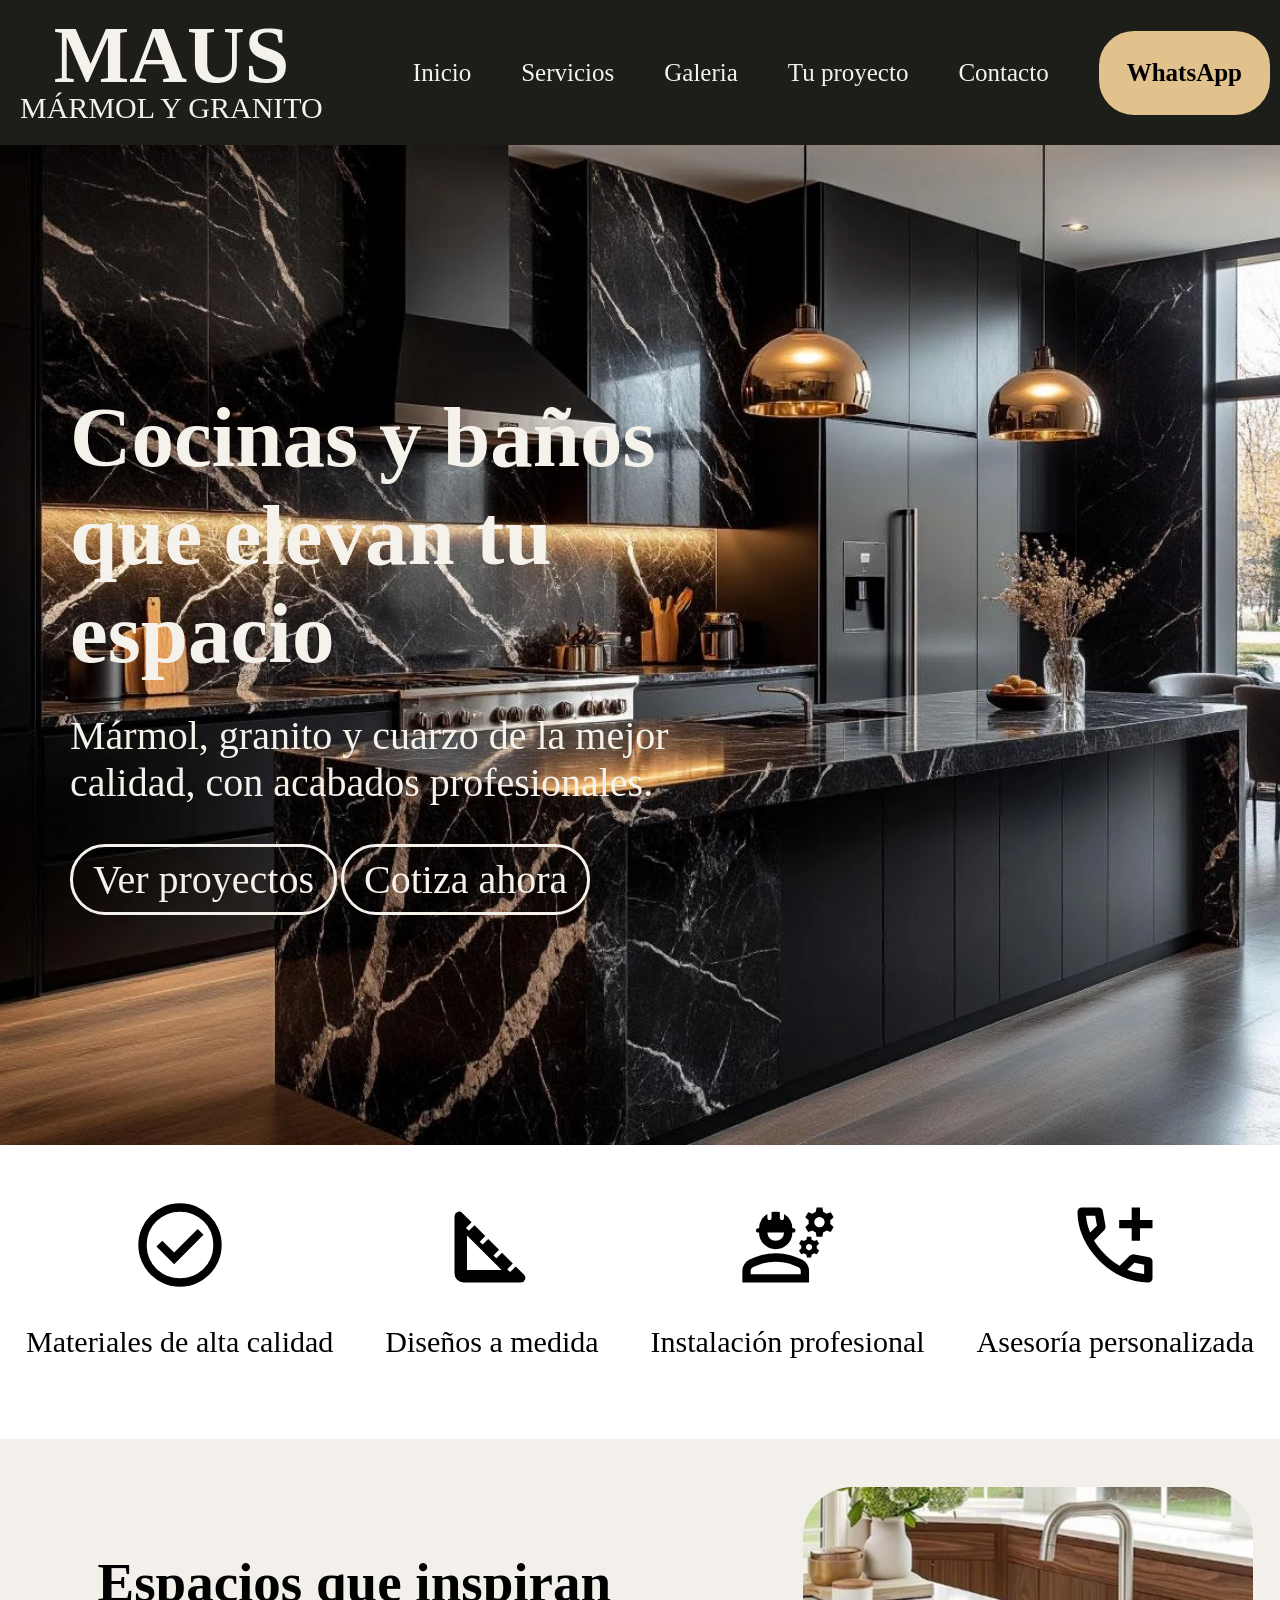
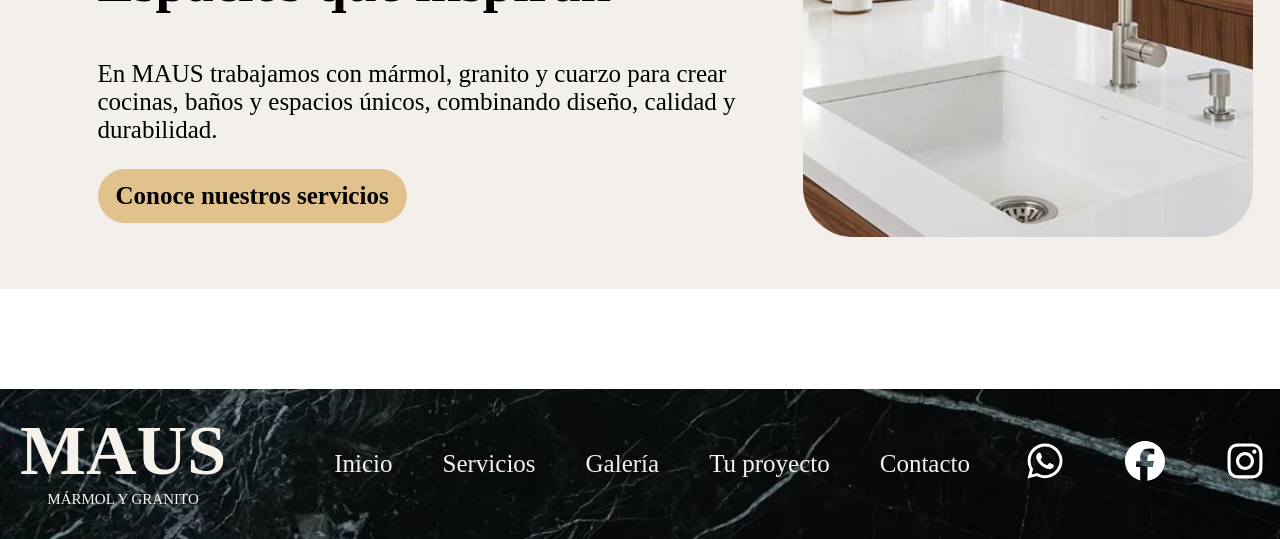
<file: index.html>
<!DOCTYPE html>
<html lang="es">

<head>
    <meta charset="UTF-8">
    <meta name="viewport" content="width=device-width, initial-scale=1.0">
    <title>Mapus</title>

    <link href="style.css" rel="stylesheet">
</head>

<body>
    <header>
        <div class="eslogan">
            <h1>MAUS</h1>
            <p>MÁRMOL Y GRANITO</p>
        </div>
        <div class="opcioneshead">
            <a href="index.html">Inicio</a>
            <a href="servicios.html">Servicios</a>
            <a href="galerias.html">Galeria</a>
            <a href="tuProyecto.html">Tu proyecto</a>
            <a href="contacto.html">Contacto</a>
            <a href="https://wa.me/?text=Que%20tranza%20maus%20a%20cuanto%20el%20ba%C3%B1o%20de%20granito"
                class="botonwhats">WhatsApp</a>
        </div>
    </header>

    <main>
        <section class="presentacion">
            <div class="caja-presentacion">
                <h2>Cocinas y baños que elevan tu espacio</h2>
                <p>Mármol, granito y cuarzo de la mejor calidad, con acabados profesionales.</p>
                <a href="galerias.html" class="boton-ver-proyectos">Ver proyectos</a>
                <a href="cotiza.html" class="boton-cotiza-ahora">Cotiza ahora</a>
            </div>
        </section>

        <section class="beneficios">
            <div class="caja-de-beneficios">
                <div>
                    <img src="iconos/1.svg" alt="">
                    <p>Materiales de alta calidad</p>
                </div>
                <div>
                    <img src="iconos/2.svg" alt="">
                    <p>Diseños a medida</p>
                </div>
                <div>
                    <img src="iconos/3.svg" alt="">
                    <p>Instalación profesional</p>
                </div>
                <div>
                    <img src="iconos/4.svg" alt="">
                    <p>Asesoría personalizada</p>
                </div>
            </div>
        </section>


        <section class="muestra">
            <div class="texto-muestra">
                <h2>Espacios que inspiran</h2>
                <p>En MAUS trabajamos con mármol, granito y cuarzo para crear cocinas, baños y espacios únicos, combinando diseño, calidad y durabilidad.</p>
                <a href="servicios.html" class="boton-conoce-servicios">Conoce nuestros servicios</a>
            </div>

            <div class="img-muestra">
                <img src="imagenes/fregadero.jpg" alt="">
            </div>
        </section>


    </main>

    <footer>
        <div class="footer">
            <h1>MAUS</h1>
            <p>MÁRMOL Y GRANITO</p>
        </div>
        <div class="opcionesfooter">
            <a href="index.html">Inicio</a>
            <a href="servicios.html">Servicios</a>
            <a href="galerias.html">Galería</a>
            <a href="tuProyecto.html">Tu proyecto</a>
            <a href="contacto.html">Contacto</a>
            <a href="https://web.whatsapp.com/"><img src="iconos/9.svg" alt=""></a>
            <a href="https://www.facebook.com/?locale=es_LA"><img src="iconos/10.svg" alt=""></a>
            <a href="https://www.instagram.com/?hl=es"><img src="iconos/11.svg" alt=""></a>
        </div>
    </footer>
</body>

</html>
</file>
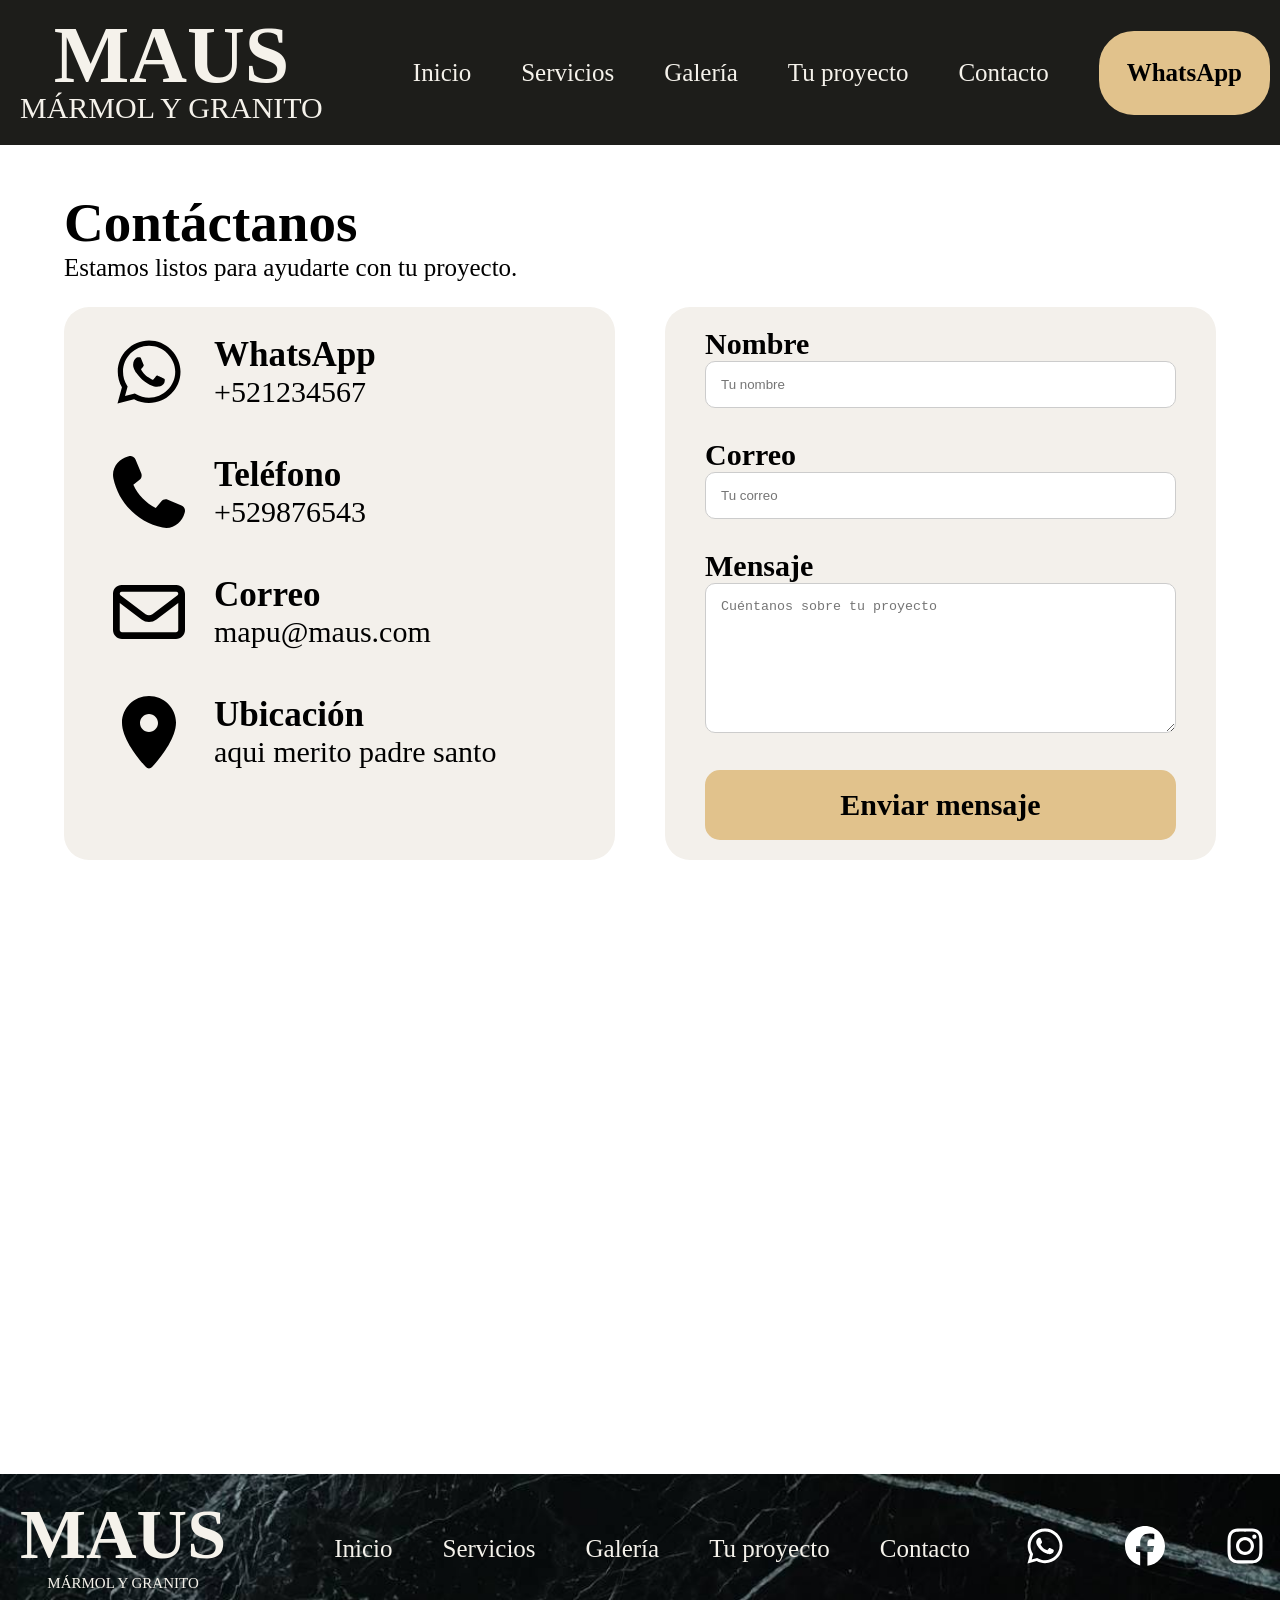
<file: contacto.html>
<!DOCTYPE html>
<html lang="es">

<head>
    <meta charset="UTF-8">
    <meta name="viewport" content="width=device-width, initial-scale=1.0">
    <title>Document</title>

    <link href="style.css" rel="stylesheet">

</head>

<body>
    <header>
        <div class="eslogan">
            <h1>MAUS</h1>
            <p>MÁRMOL Y GRANITO</p>
        </div>
        <div class="opcioneshead">
            <a href="index.html">Inicio</a>
            <a href="servicios.html">Servicios</a>
            <a href="galerias.html">Galería</a>
            <a href="tuProyecto.html">Tu proyecto</a>
            <a href="contacto.html">Contacto</a>
            <a href="https://wa.me/?text=Que%20tranza%20maus%20a%20cuanto%20el%20ba%C3%B1o%20de%20granito"
                class="botonwhats">WhatsApp</a>
        </div>
    </header>

    <main>
        <section class="presentacion-contacto">
            <h2>Contáctanos</h2>
            <p>Estamos listos para ayudarte con tu proyecto.</p>
        </section>
        <section class="contactar">
            <div class="informacion-maus">
                <div class="informacion-maus-contacto">
                    <img src="iconos/5.svg" alt="">
                    <div>
                        <h3>WhatsApp</h3>
                        <p>+521234567</p>
                    </div>
                </div>
                <div class="informacion-maus-contacto">
                    <img src="iconos/6.svg" alt="">
                    <div>
                        <h3>Teléfono</h3>
                        <p>+529876543</p>
                    </div>
                </div>
                <div class="informacion-maus-contacto">
                    <img src="iconos/7.svg" alt="">
                    <div>
                        <h3>Correo</h3>
                        <p>mapu@maus.com</p>
                    </div>
                </div>
                <div class="informacion-maus-contacto">
                    <img src="iconos/8.svg" alt="">
                    <div>
                        <h3>Ubicación</h3>
                        <p>aqui merito padre santo</p>
                    </div>
                </div>

            </div>
            <div class="informacion-cliente">
                <div>
                    <p>Nombre</p>
                    <input type="text" placeholder="Tu nombre">
                </div>
                <div>
                    <p>Correo</p>
                    <input type="text" placeholder="Tu correo">
                </div>
                <div>
                    <p>Mensaje</p>
                    <textarea type="text" rows="7" cols="50" placeholder="Cuéntanos sobre tu proyecto"></textarea>
                </div>
                <div>
                    <a href="">Enviar mensaje</a>
                </div>
            </div>
        </section>

        <section class="mapa">
            <iframe
                src="https://www.google.com/maps/embed?pb=!1m18!1m12!1m3!1d461213.17818548833!2d-101.30986157456915!3d25.430641398960294!2m3!1f0!2f0!3f0!3m2!1i1024!2i768!4f13.1!3m3!1m2!1s0x86880d9078df19ef%3A0xa9519241794730c0!2sSaltillo%2C%20Coah.!5e0!3m2!1ses-419!2smx!4v1791312776659!5m2!1ses-419!2smx"
                width="600" height="450" style="border:0;" allowfullscreen="" loading="lazy"
                referrerpolicy="strict-origin-when-cross-origin"></iframe>
        </section>

    </main>


    <footer>
        <div class="footer">
            <h1>MAUS</h1>
            <p>MÁRMOL Y GRANITO</p>
        </div>
        <div class="opcionesfooter">
            <a href="index.html">Inicio</a>
            <a href="servicios.html">Servicios</a>
            <a href="galerias.html">Galería</a>
            <a href="tuProyecto.html">Tu proyecto</a>
            <a href="contacto.html">Contacto</a>
            <a href="https://web.whatsapp.com/"><img src="iconos/9.svg" alt=""></a>
            <a href="https://www.facebook.com/?locale=es_LA"><img src="iconos/10.svg" alt=""></a>
            <a href="https://www.instagram.com/?hl=es"><img src="iconos/11.svg" alt=""></a>
        </div>
    </footer>

</body>

</html>
</file>
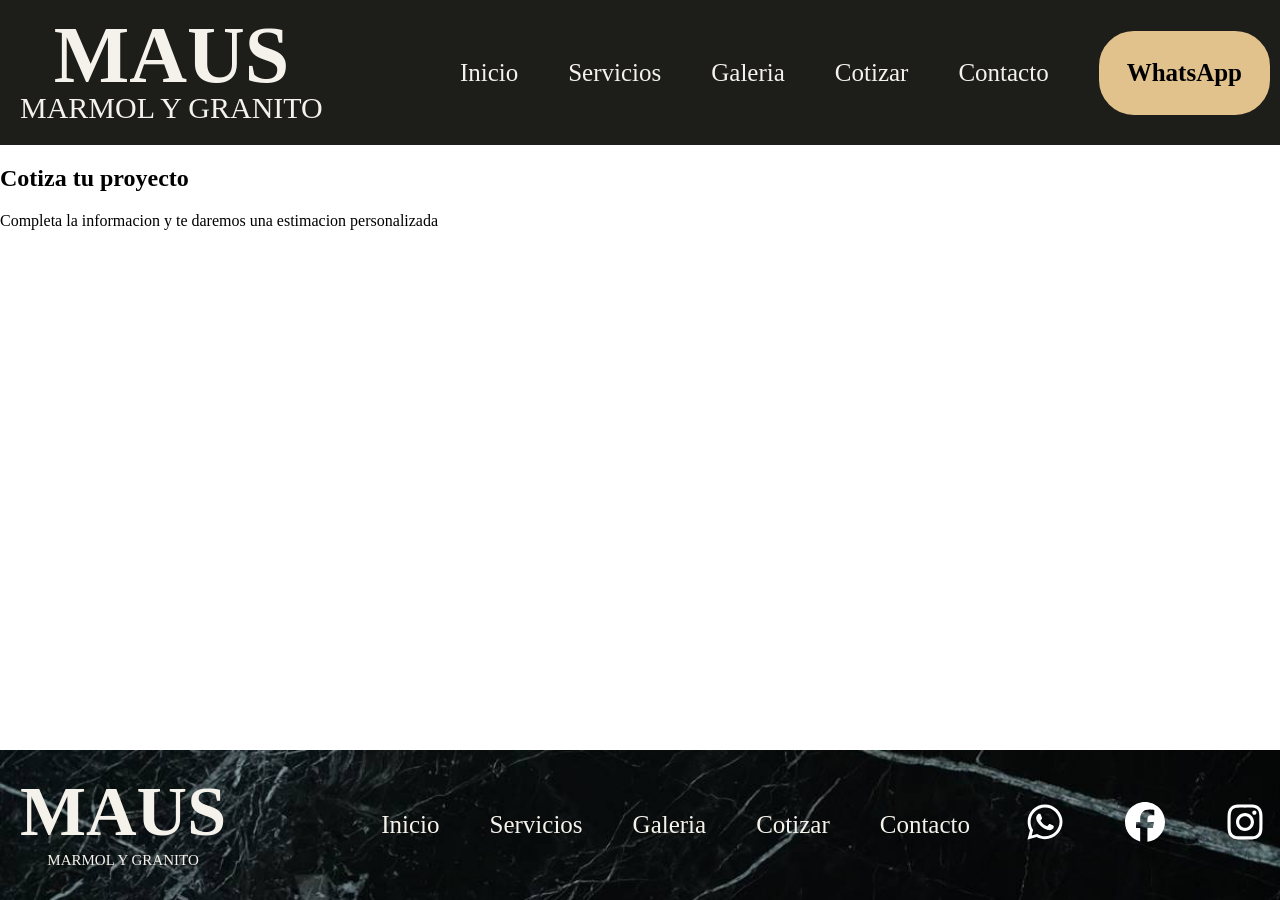
<file: cotiza.html>
<!DOCTYPE html>
<html lang="es">

<head>
    <meta charset="UTF-8">
    <meta name="viewport" content="width=device-width, initial-scale=1.0">
    <title>Document</title>

    <link href="style.css" rel="stylesheet">

</head>

<body>
    <header>
        <div class="eslogan">
            <h1>MAUS</h1>
            <p>MARMOL Y GRANITO</p>
        </div>
        <div class="opcioneshead">
            <a href="index.html">Inicio</a>
            <a href="servicios.html">Servicios</a>
            <a href="galerias.html">Galeria</a>
            <a href="cotiza.html">Cotizar</a>
            <a href="contacto.html">Contacto</a>
            <a href="https://wa.me/?text=Que%20tranza%20maus%20a%20cuanto%20el%20ba%C3%B1o%20de%20granito"
                class="botonwhats">WhatsApp</a>
        </div>
    </header>

    <main>
        <section class="presentacion-cotiza">
            <h2>Cotiza tu proyecto</h2>
            <p>Completa la informacion y te daremos una estimacion personalizada</p>
        </section>

    </main>

    <footer>
        <div class="footer">
            <h1>MAUS</h1>
            <p>MARMOL Y GRANITO</p>
        </div>
        <div class="opcionesfooter">
            <a href="index.html">Inicio</a>
            <a href="servicios.html">Servicios</a>
            <a href="galerias.html">Galeria</a>
            <a href="cotiza.html">Cotizar</a>
            <a href="contacto.html">Contacto</a>
            <a href="https://web.whatsapp.com/"><img src="iconos/9.svg" alt=""></a>
            <a href="https://www.facebook.com/?locale=es_LA"><img src="iconos/10.svg" alt=""></a>
            <a href="https://www.instagram.com/?hl=es"><img src="iconos/11.svg" alt=""></a>
        </div>
    </footer>

</body>

</html>
</file>
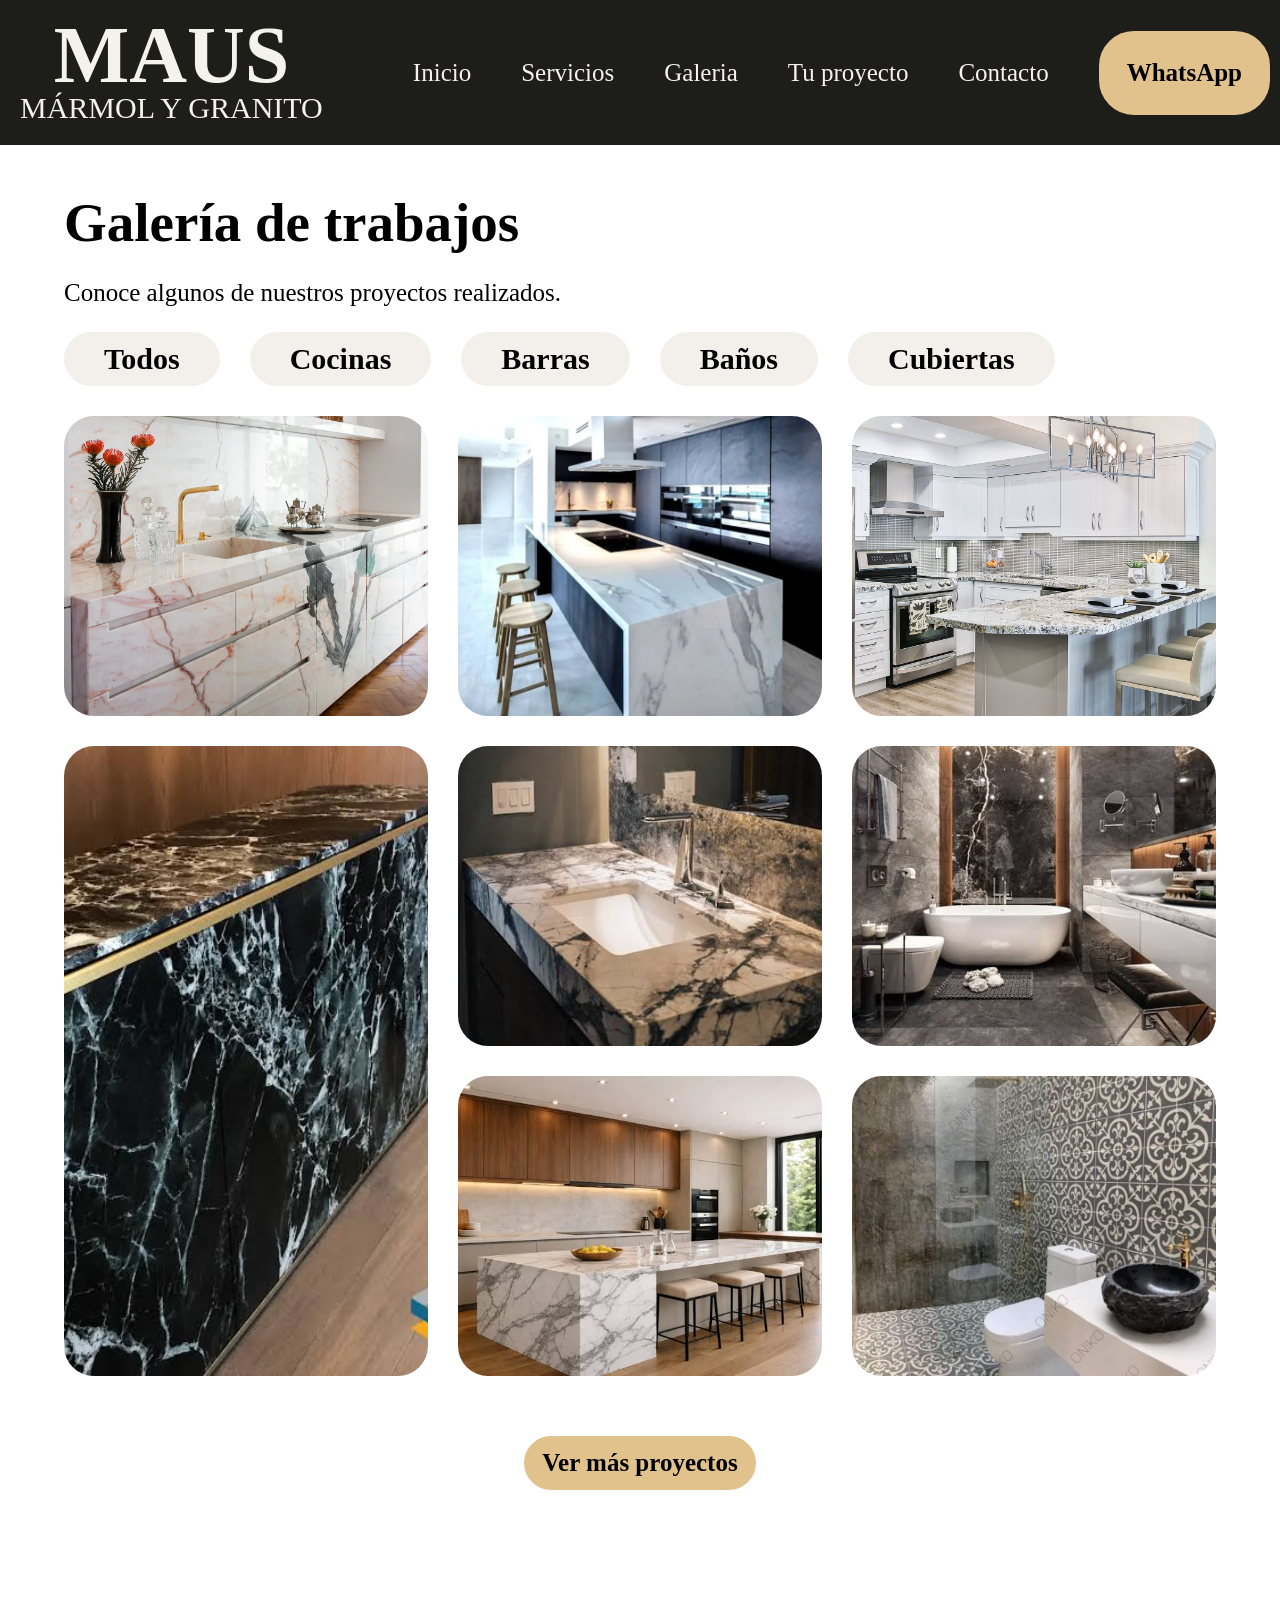
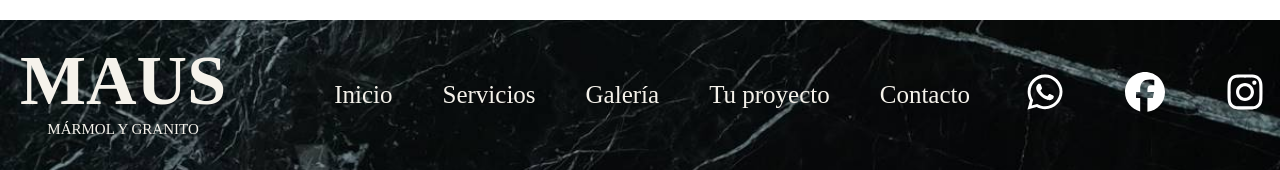
<file: galerias.html>
<!DOCTYPE html>
<html lang="es">

<head>
    <meta charset="UTF-8">
    <meta name="viewport" content="width=device-width, initial-scale=1.0">
    <title>Document</title>

    <link href="style.css" rel="stylesheet">

</head>

<body>
    <header>
        <div class="eslogan">
            <h1>MAUS</h1>
            <p>MÁRMOL Y GRANITO</p>
        </div>
        <div class="opcioneshead">
            <a href="index.html">Inicio</a>
            <a href="servicios.html">Servicios</a>
            <a href="galerias.html">Galeria</a>
            <a href="tuProyecto.html">Tu proyecto</a>
            <a href="contacto.html">Contacto</a>
            <a href="https://wa.me/?text=Que%20tranza%20maus%20a%20cuanto%20el%20ba%C3%B1o%20de%20granito"
                class="botonwhats">WhatsApp</a>
        </div>
    </header>

    <main>
        <section class="presentacion-galerias">
            <div>
                <h2>Galería de trabajos</h2>
                <p>Conoce algunos de nuestros proyectos realizados.</p>
            </div>

            <div class="opciones-galerias">
                <a href="">Todos</a>
                <a href="">Cocinas</a>
                <a href="">Barras</a>
                <a href="">Baños</a>
                <a href="">Cubiertas</a>
            </div>
        </section>

        <section>
            <div class="galeria">
                <img src="galeria/1.webp">
                <img src="galeria/2.webp">
                <img src="galeria/3.jpg">
                <img src="galeria/4.jfif">
                <img src="galeria/5.jfif">
                <img src="galeria/6.jfif">
                <img src="galeria/7.jfif">
                <img src="galeria/8.jpg">
            </div>
            <div class="ver-mas-proyectos">
                <a href="">Ver más proyectos</a>
            </div>
        </section>

    </main>

    <footer>
        <div class="footer">
            <h1>MAUS</h1>
            <p>MÁRMOL Y GRANITO</p>
        </div>
        <div class="opcionesfooter">
            <a href="index.html">Inicio</a>
            <a href="servicios.html">Servicios</a>
            <a href="galerias.html">Galería</a>
            <a href="tuProyecto.html">Tu proyecto</a>
            <a href="contacto.html">Contacto</a>
            <a href="https://web.whatsapp.com/"><img src="iconos/9.svg" alt=""></a>
            <a href="https://www.facebook.com/?locale=es_LA"><img src="iconos/10.svg" alt=""></a>
            <a href="https://www.instagram.com/?hl=es"><img src="iconos/11.svg" alt=""></a>
        </div>
    </footer>

</body>

</html>
</file>
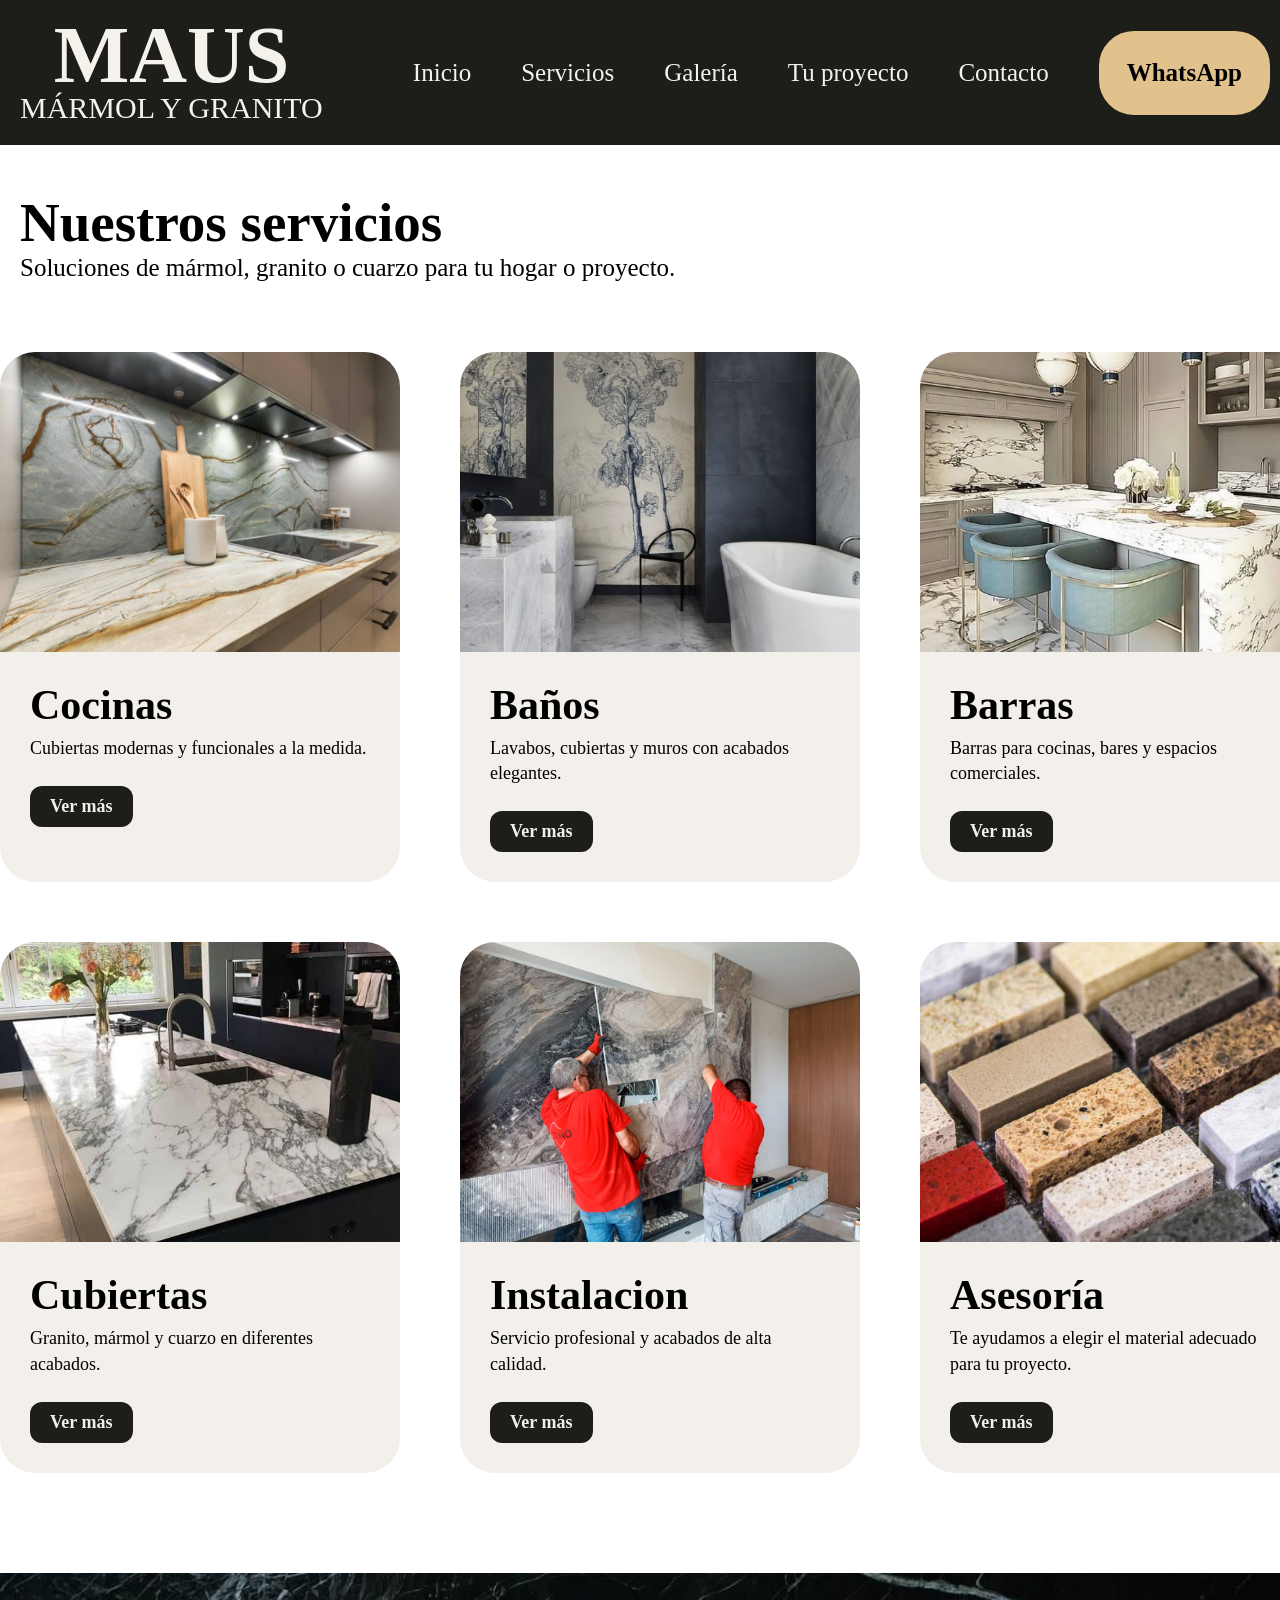
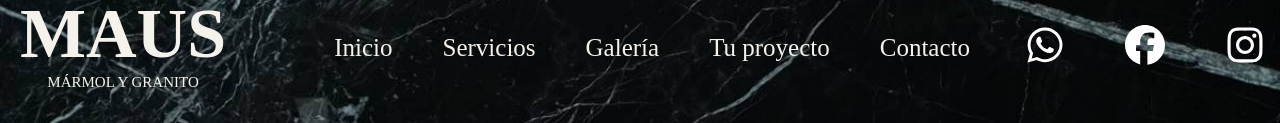
<file: servicios.html>
<!DOCTYPE html>
<html lang="es">

<head>
    <meta charset="UTF-8">
    <meta name="viewport" content="width=device-width, initial-scale=1.0">
    <title>Mapus</title>

    <link href="style.css" rel="stylesheet">

</head>

<body>
    <header>
        <div class="eslogan">
            <h1>MAUS</h1>
            <p>MÁRMOL Y GRANITO</p>
        </div>
        <div class="opcioneshead">
            <a href="index.html">Inicio</a>
            <a href="servicios.html">Servicios</a>
            <a href="galerias.html">Galería</a>
            <a href="tuProyecto.html">Tu proyecto</a>
            <a href="contacto.html">Contacto</a>
            <a href="https://wa.me/?text=Que%20tranza%20maus%20a%20cuanto%20el%20ba%C3%B1o%20de%20granito"
                class="botonwhats">WhatsApp</a>
        </div>
    </header>


    <main>
        <section class="tiulo-servicios">
            <h2>Nuestros servicios</h2>
            <p>Soluciones de mármol, granito o cuarzo para tu hogar o proyecto.</p>
        </section>

        <section class="soluciones">
            <div class="cocinas">
                <img src="imagenes/cocinas-servicio.jpg">
                <p class="titulo-cocinas">Cocinas</p>
                <p>Cubiertas modernas y funcionales a la medida.</p>
                <a>Ver más</a>
            </div>

            <div class="banos">
                <img src="imagenes/baño-servicio.avif">
                <p class="titulo-banos">Baños</p>
                <p>Lavabos, cubiertas y muros con acabados elegantes.</p>
                <a>Ver más</a>
            </div>

            <div class="barras">
                <img src="imagenes/barra-servicio.webp">
                <p class="titulo-barras">Barras</p>
                <p>Barras para cocinas, bares y espacios comerciales.</p>
                <a>Ver más</a>
            </div>

            <div class="cubiertas">
                <img src="imagenes/cubiertas-servicio.jfif">
                <p class="titulo-cubiertas">Cubiertas</p>
                <p>Granito, mármol y cuarzo en diferentes acabados.</p>
                <a>Ver más</a>
            </div>

            <div class="instalacion">
                <img src="imagenes/instalacion-servicio.jpg">
                <p class="titulo-instalacion">Instalacion</p>
                <p>Servicio profesional y acabados de alta calidad.</p>
                <a>Ver más</a>
            </div>

            <div class="asesoria">
                <img src="imagenes/muestras-servicio.jpg">
                <p class="titulo-asesoria">Asesoría</p>
                <p>Te ayudamos a elegir el material adecuado para tu proyecto.</p>
                <a>Ver más</a>
            </div>

        </section>

    </main>

    <footer>
        <div class="footer">
            <h1>MAUS</h1>
            <p>MÁRMOL Y GRANITO</p>
        </div>
        <div class="opcionesfooter">
            <a href="index.html">Inicio</a>
            <a href="servicios.html">Servicios</a>
            <a href="galerias.html">Galería</a>
            <a href="tuProyecto.html">Tu proyecto</a>
            <a href="contacto.html">Contacto</a>
            <a href="https://web.whatsapp.com/"><img src="iconos/9.svg" alt=""></a>
            <a href="https://www.facebook.com/?locale=es_LA"><img src="iconos/10.svg" alt=""></a>
            <a href="https://www.instagram.com/?hl=es"><img src="iconos/11.svg" alt=""></a>
        </div>
    </footer>

</body>

</html>
</file>
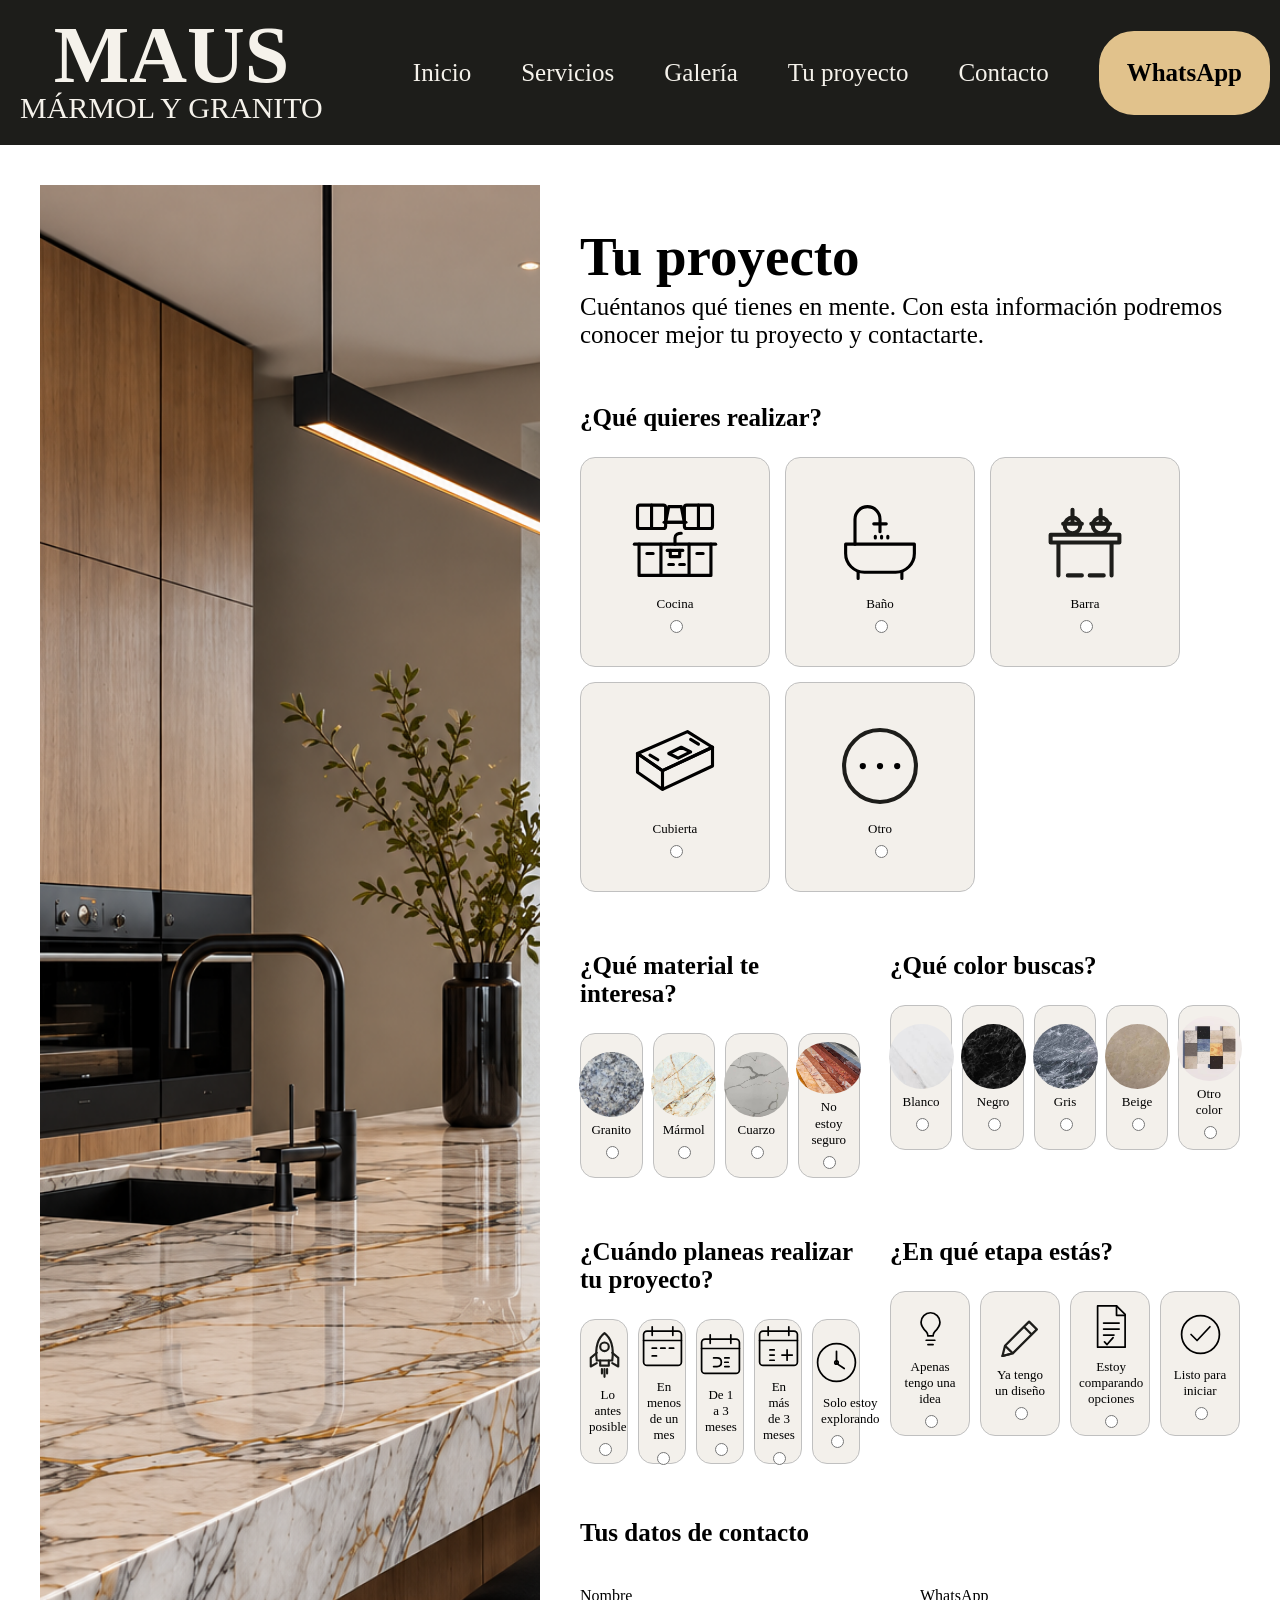
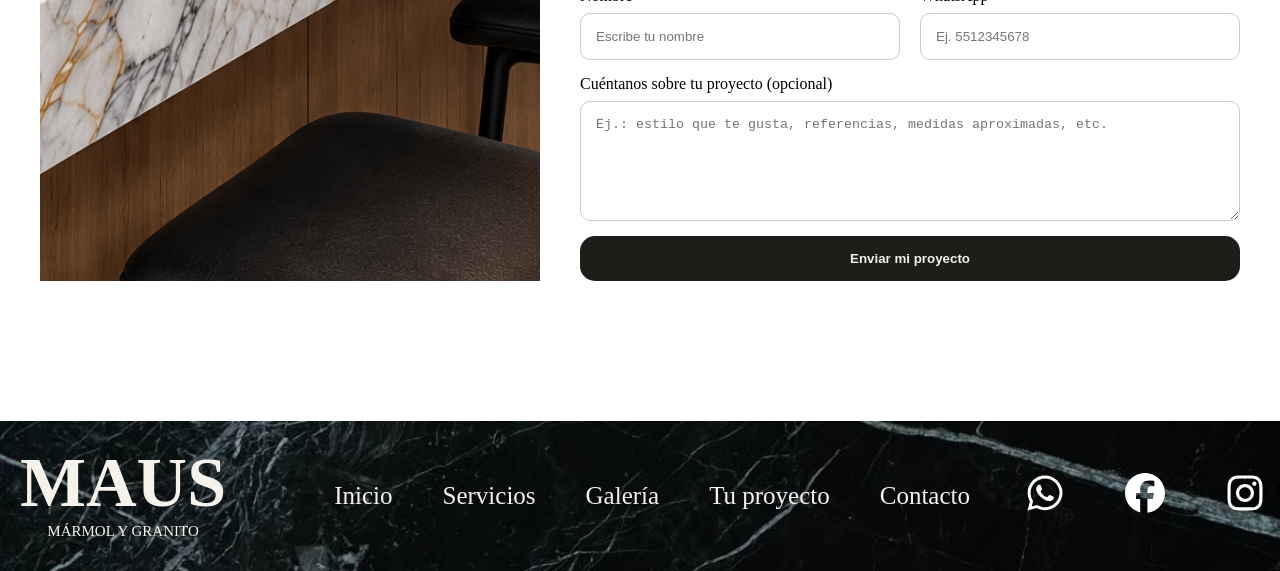
<file: tuProyecto.html>
<!DOCTYPE html>
<html lang="es">

<head>
    <meta charset="UTF-8">
    <meta name="viewport" content="width=device-width, initial-scale=1.0">
    <title>Document</title>

    <link href="style.css" rel="stylesheet">

</head>

<body>
    <header>
        <div class="eslogan">
            <h1>MAUS</h1>
            <p>MÁRMOL Y GRANITO</p>
        </div>
        <div class="opcioneshead">
            <a href="index.html">Inicio</a>
            <a href="servicios.html">Servicios</a>
            <a href="galerias.html">Galería</a>
            <a href="tuProyecto.html">Tu proyecto</a>
            <a href="contacto.html">Contacto</a>
            <a href="https://wa.me/?text=Que%20tranza%20maus%20a%20cuanto%20el%20ba%C3%B1o%20de%20granito"
                class="botonwhats">WhatsApp</a>
        </div>
    </header>

    <main>
        <section class="tu-proyecto">
            <div class="img-tu-proyecto">
                <img src="imagenes/tu-proyecto.png" alt="">
            </div>

            <form class="formulario">
                <div class="titulo">
                    <h2>Tu proyecto</h2>
                    <p>Cuéntanos qué tienes en mente. Con esta información podremos conocer mejor tu proyecto y contactarte.</p>
                </div>

                <div class="formularios">
                    <div>
                        <h3>¿Qué quieres realizar?</h3>
                        <div class="que-realizar">
                            <label>
                                <div class="opcion-proyecto">
                                    <img src="iconos/cocina.svg" alt="">
                                    <p>Cocina</p>
                                    <input type="radio" name="proyecto" value="cocina">
                                </div>
                            </label>
                            <label>
                                <div class="opcion-proyecto">
                                    <img src="iconos/bano.svg" alt="">
                                    <p>Baño</p>
                                    <input type="radio" name="proyecto" value="bano">
                                </div>
                            </label>
                            <label>
                                <div class="opcion-proyecto">
                                    <img src="iconos/barra.svg" alt="">
                                    <p>Barra</p>
                                    <input type="radio" name="proyecto" value="barra">
                                </div>
                            </label>
                            <label>
                                <div class="opcion-proyecto">
                                    <img src="iconos/cubierta.svg" alt="">
                                    <p>Cubierta</p>
                                    <input type="radio" name="proyecto" value="cubierta">
                                </div>
                            </label>
                            <label>
                                <div class="opcion-proyecto">
                                    <img src="iconos/otro.svg" alt="">
                                    <p>Otro</p>
                                    <input type="radio" name="proyecto" value="otro-p">

                                </div>
                            </label>
                        </div>
                    </div>

                    <div class="fila-formulario">
                        <div>
                            <h3>¿Qué material te interesa?</h3>
                            <div class="material">
                                <label>
                                    <div class="opcion-proyecto-imagenes">
                                        <img src="imagenes/granito.webp" alt="">
                                        <p>Granito</p>
                                        <input type="radio" name="material" value="granito">
                                    </div>
                                </label>
                                <label>
                                    <div class="opcion-proyecto-imagenes">
                                        <img src="imagenes/marmol.jpg" alt="">
                                        <p>Mármol</p>
                                        <input type="radio" name="material" value="marmol">
                                    </div>
                                </label>
                                <label>
                                    <div class="opcion-proyecto-imagenes">
                                        <img src="imagenes/cuarzo.jpg" alt="">
                                        <p>Cuarzo</p>
                                        <input type="radio" name="material" value="cuarzo">
                                    </div>
                                </label>
                                <label>
                                    <div class="opcion-proyecto-imagenes">
                                        <img src="imagenes/variedad.jpg" alt="">
                                        <p>No estoy seguro</p>
                                        <input type="radio" name="material" value="no-seguro">
                                    </div>
                                </label>
                            </div>
                        </div>

                        <div>
                            <h3>¿Qué color buscas?</h3>
                            <div class="color">
                                <label>
                                    <div class="opcion-proyecto-imagenes">
                                        <img src="imagenes/marmol-blanco.jpg" alt="">
                                        <p>Blanco</p>
                                        <input type="radio" name="color" value="blanco">
                                    </div>
                                </label>
                                <label>
                                    <div class="opcion-proyecto-imagenes">
                                        <img src="imagenes/marmol-negro.jpg" alt="">
                                        <p>Negro</p>
                                        <input type="radio" name="color" value="negro">
                                    </div>
                                </label>
                                <label>
                                    <div class="opcion-proyecto-imagenes">
                                        <img src="imagenes/marmol-gris.jpg" alt="">
                                        <p>Gris</p>
                                        <input type="radio" name="color" value="gris">
                                    </div>
                                </label>
                                <label>
                                    <div class="opcion-proyecto-imagenes">
                                        <img src="imagenes/marmol-beige.jpg" alt="">
                                        <p>Beige</p>
                                        <input type="radio" name="color" value="beige">
                                    </div>
                                </label>
                                <label>
                                    <div class="opcion-proyecto-imagenes">
                                        <img src="imagenes/colores-marmol.jpg" alt="">
                                        <p>Otro color</p>
                                        <input type="radio" name="color" value="otro-c">
                                    </div>
                                </label>

                            </div>
                        </div>
                    </div>

                    <div class="fila-formulario">
                        <div>
                            <h3>¿Cuándo planeas realizar tu proyecto?</h3>
                            <div class="tiempo">
                                <label>
                                    <div class="opcion-proyecto">
                                        <img src="iconos/lo_antes_posible.svg" alt="">
                                        <p>Lo antes posible</p>
                                        <input type="radio" name="tiempo" value="antes-p">
                                    </div>
                                </label>
                                <label>
                                    <div class="opcion-proyecto">
                                        <img src="iconos/menos_de_un_mes.svg" alt="">
                                        <p>En menos de un mes</p>
                                        <input type="radio" name="tiempo" value="menos-de-un-mes">
                                    </div>
                                </label>
                                <label>
                                    <div class="opcion-proyecto">
                                        <img src="iconos/uno_a_tres_meses.svg" alt="">
                                        <p>De 1 a 3 meses</p>
                                        <input type="radio" name="tiempo" value="1-a-3">
                                    </div>
                                </label>
                                <label>
                                    <div class="opcion-proyecto">
                                        <img src="iconos/mas_de_tres_meses.svg" alt="">
                                        <p>En más de 3 meses</p>
                                        <input type="radio" name="tiempo" value="mas-3-meses">
                                    </div>
                                </label>
                                <label>
                                    <div class="opcion-proyecto">
                                        <img src="iconos/solo_explorando.svg" alt="">
                                        <p>Solo estoy explorando</p>
                                        <input type="radio" name="tiempo" value="solo-explorando">
                                    </div>
                                </label>
                            </div>
                        </div>


                        <div>
                            <h3>¿En qué etapa estás?</h3>
                            <div class="etapa-actual">
                                <label>
                                    <div class="opcion-proyecto">
                                        <img src="iconos/apenas_idea.svg" alt="">
                                        <p>Apenas tengo una idea</p>
                                        <input type="radio" name="etapa" value="apenas-idea">
                                    </div>
                                </label>
                                <label>
                                    <div class="opcion-proyecto">
                                        <img src="iconos/tengo_diseno.svg" alt="">
                                        <p>Ya tengo un diseño</p>
                                        <input type="radio" name="etapa" value="tengo-diseno">
                                    </div>
                                </label>
                                <label>
                                    <div class="opcion-proyecto">
                                        <img src="iconos/comparando_opciones.svg" alt="">
                                        <p>Estoy comparando opciones</p>
                                        <input type="radio" name="etapa" value="comparando">
                                    </div>
                                </label>
                                <label>
                                    <div class="opcion-proyecto">
                                        <img src="iconos/listo_comenzar.svg" alt="">
                                        <p>Listo para iniciar</p>
                                        <input type="radio" name="etapa" value="listo-p-iniciar">
                                    </div>
                                </label>
                            </div>
                        </div>
                    </div>

                </div>

                <div class="datos">
                    <h3>Tus datos de contacto</h3>
                    <div class="nom">
                        <label for="nombre">Nombre</label>
                        <input id="nombre" name="nombre" type="text" placeholder="Escribe tu nombre" required>
                    </div>
                    <div class="whats">
                        <label for="whats">WhatsApp</label>
                        <input id="whats" name="whats" type="tel" placeholder="Ej. 5512345678" required>
                    </div>
                    <div class="coment">
                        <label for="coment">Cuéntanos sobre tu proyecto (opcional)</label>
                        <textarea id="coment" name="coment"
                            placeholder="Ej.: estilo que te gusta, referencias, medidas aproximadas, etc."></textarea>
                    </div>
                    <div class="env">
                        <button type="submit">Enviar mi proyecto</button>
                    </div>
                </div>

            </form>
        </section>

    </main>

    <footer>
        <div class="footer">
            <h1>MAUS</h1>
            <p>MÁRMOL Y GRANITO</p>
        </div>
        <div class="opcionesfooter">
            <a href="index.html">Inicio</a>
            <a href="servicios.html">Servicios</a>
            <a href="galerias.html">Galería</a>
            <a href="tuProyecto.html">Tu proyecto</a>
            <a href="contacto.html">Contacto</a>
            <a href="https://web.whatsapp.com/"><img src="iconos/9.svg" alt=""></a>
            <a href="https://www.facebook.com/?locale=es_LA"><img src="iconos/10.svg" alt=""></a>
            <a href="https://www.instagram.com/?hl=es"><img src="iconos/11.svg" alt=""></a>
        </div>
    </footer>

</body>

</html>
</file>
<file: style.css>
* {
    box-sizing: border-box;
}

header {
    display: flex;
    align-items: center;
    background-color: #1D1D1A;
}

body {
    min-height: 100vh;
    display: flex;
    flex-direction: column;
    margin: 0;
}

main {
    flex: 1;
}

footer {
    display: flex;
    align-items: center;
    height: 150px;
    background-image: url(imagenes/footer.jpg);
    background-size: cover;
    margin-top: 100px;

}

/*-----------------index.html-------------------*/
.eslogan {
    display: flex;
    flex-direction: column;
    align-items: center;
    color: #F5F2EB;
    margin-left: 20px;
}

.eslogan h1 {
    font-size: 80px;
    margin: 10px 0 0;
}

.eslogan p {
    margin-top: 0;
    margin-bottom: 10px;
    font-size: 30px;
    transform: translateY(-10px);
}

.opcioneshead {
    display: flex;
    align-items: center;
    color: #625d51;
    margin-left: auto;
    margin-right: 10px;
    font-size: 25px;
    gap: 50px;
}

.opcioneshead a {
    text-decoration: none;
    color: #F5F2EB;
}

.opcioneshead a:hover{
    color: #e2c187fc;
}

.opcioneshead .botonwhats {
    border: solid;
    border-radius: 35px;
    color: black;
    border-color: #E1C28C;
    background-color: #E1C28C;
    font-weight: bold;
    padding: 25px;
    text-decoration: none;
}

.opcioneshead .botonwhats:hover{
    border-color: black;
    background-color: black;
    color: #E1C28C;
}

.presentacion {
    background-image: url(imagenes/cocina.webp);
    height: 1000px;
    background-size: cover;
    background-position: 75% 75%;
    display: flex;
    flex-direction: column;
    justify-content: center;
}

.caja-presentacion {
    margin-left: 70px;
    width: 700px;
}

.caja-presentacion h2 {
    margin-top: 0;
    margin-bottom: 0;
    color: #F5F2EB;
    font-size: 85px;
}

.caja-presentacion p {
    color: #F5F2EB;
    margin-top: 30px;
    margin-bottom: 50px;
    font-size: 40px;
}

.boton-ver-proyectos,
.boton-cotiza-ahora {
    font-size: 40px;
    border: solid;
    border-radius: 35px;
    border-color: #F5F2EB;
    color: #F5F2EB;
    padding: 10px 20px;
    text-decoration: none;
}

.boton-ver-proyectos:hover,
.boton-cotiza-ahora:hover {
    color: black;
    background-color: #E1C28C;
    border-color: #E1C28C;
}

.caja-de-beneficios img {
    width: 100px;
}

.caja-de-beneficios {
    display: flex;
    align-items: center;
    justify-content: center;
    justify-content: space-around;
    margin-top: 50px;
    font-size: 30px;
}

.caja-de-beneficios div {
    display: flex;
    flex-direction: column;
    align-items: center;
}

.muestra {
    display: flex;
    align-items: center;
    justify-content: space-around;
    margin-top: 50px;
    background-color: #F3F0EB;
    height: 450px;
}

.texto-muestra {
    width: 650px;
    margin-left: 70px;
}

.muestra h2 {
    font-weight: bold;
    font-size: 55px;
}

.muestra p {
    font-size: 25px;
    margin-bottom: 25px;
}

.muestra a {
    display: inline-block;
    font-weight: bold;
    font-size: 25px;
    border: solid;
    border-radius: 35px;
    color: black;
    border-color: #E1C28C;
    background-color: #E1C28C;
    padding: 10px 15px;
    text-decoration: none;
}

.muestra a:hover{
    border-color: #1D1D1A;
    background-color: #1D1D1A;
    color: #E1C28C;
}

.muestra img {
    border-radius: 50px;
    height: 350px;
    width: 450px;
    object-fit: cover;
    object-position: 50% 75%;
}








/*------------------servicios.html------------------*/

.tiulo-servicios {
    max-width: 1400px;
    margin: 0 auto;
    padding-left: 20px;
    box-sizing: border-box;
}

.tiulo-servicios h2 {
    font-weight: bold;
    font-size: 55px;
    margin-left: 0;
    margin-bottom: 0;
}

.tiulo-servicios p {
    font-size: 25px;
    margin-bottom: 25px;
    margin-left: 0;
    margin-top: 0;
}

.soluciones {
    display: grid;
    grid-template-columns: repeat(3, 1fr);
    max-width: 1400px;
    margin: 70px auto 0;
    column-gap: 60px;
    row-gap: 60px;
    justify-items: center;
}

.soluciones>div {
    width: 400px;
    padding-bottom: 30px;
    background-color: #F3F0EB;
    border-radius: 35px;
    overflow: hidden;
}

.soluciones img {
    display: block;
    width: 100%;
    height: 300px;
    object-fit: cover;
}

.soluciones p {
    margin: 0 30px 25px;
    font-size: 18px;
    line-height: 1.4;
}

.soluciones .titulo-cocinas,
.soluciones .titulo-banos,
.soluciones .titulo-barras,
.soluciones .titulo-cubiertas,
.soluciones .titulo-instalacion,
.soluciones .titulo-asesoria {
    margin: 30px 30px 8px;
    font-size: 42px;
    line-height: 1.1;
    font-weight: bold;
}

.soluciones a {
    display: inline-block;
    margin-left: 30px;
    padding: 10px 20px;
    font-size: 18px;
    font-weight: bold;
    text-decoration: none;
    color: #F3F0EB;
    background-color: #1D1D1A;
    border-radius: 12px;
    cursor: pointer;
}

.soluciones a:hover {
    color: #1D1D1A;
    background-color: #E1C28C;
}






/*-----------------galerias.html-------------------*/

.presentacion-galerias {
    width: 90%;
    max-width: 1930px;
    margin: 0 auto;
}

.presentacion-galerias h2 {
    font-weight: bold;
    font-size: 55px;
    margin-left: 0;
    margin-bottom: 25px;
}

.presentacion-galerias p {
    font-size: 25px;
    margin-bottom: 25px;
    margin-left: 0;
    margin-top: 0;
}

.opciones-galerias {
    display: flex;
    flex-direction: row;
    font-size: 30px;
    gap: 30px;
    margin-left: 0;
}

.opciones-galerias a {
    text-decoration: none;
    color: black;
    font-weight: bold;
    background-color: #F3F0EB;
    border: #F3F0EB;
    border-radius: 35px;
    padding: 10px 40px;
}

.opciones-galerias a:hover {
    color: #F3F0EB;
    background-color: black;
}

.galeria {
    display: grid;
    grid-template-columns: repeat(3, 1fr);
    gap: 30px;
    width: 90%;
    max-width: 1930px;
    margin: 30px auto;
    grid-auto-rows: 300px;

}

.galeria img {
    width: 100%;
    height: 100%;
    object-fit: cover;
    border-radius: 30px;
    object-position: 75% 85%;
}

.galeria img:nth-child(4) {
    grid-row: span 2;
}

.ver-mas-proyectos a {
    display: inline-block;
    margin-top: 30px;
    margin-bottom: 30px;
    font-weight: bold;
    font-size: 25px;
    border: solid;
    border-radius: 35px;
    color: black;
    border-color: #E1C28C;
    background-color: #E1C28C;
    padding: 10px 15px;
    text-decoration: none;
}

.ver-mas-proyectos {
    display: flex;
    justify-content: center;
}

.ver-mas-proyectos a:hover{
    color: #E1C28C;
    border-color: #1D1D1A;
    background-color: #1D1D1A;
}




/*-----------------tu proyecto.html-------------------*/

.titulo h2 {
    font-weight: bold;
    font-size: 55px;
    margin-left: 50px;
    margin-bottom: 0;
}

.titulo p {
    font-size: 25px;
    margin-bottom: 25px;
    margin-left: 50px;
    margin-top: 0;
}

.tu-proyecto {
    display: flex;
    flex-direction: row;
    gap: 40px;
    padding: 40px;
}

.formulario {
    flex: 1;
    min-width: 0;
}

.img-tu-proyecto {
    width: 500px;
    flex-shrink: 0;
}

.img-tu-proyecto img {
    display: block;
    width: 100%;
    height: 100%;
    object-fit: cover;
    object-position: center;
}

.formularios {
    display: flex;
    flex-direction: column;
    gap: 30px;
}

.formularios h3 {
    font-size: 25px;
    font-weight: bold;
}

.formularios > div > p {
    font-size: 25px;
    font-weight: bold;
    margin-bottom: 5px;
    margin-top: 0;
}

.fila-formulario {
    display: flex;
    align-items: flex-start;
    gap: 20px;
}

.fila-formulario > div {
    flex: 1;
    min-width: 0;
}

.que-realizar,
.material,
.color,
.tiempo,
.etapa-actual {
    display: flex;
    flex-direction: row;
    flex-wrap: wrap;
    gap: 15px;
}

.opcion-proyecto,
.opcion-proyecto-imagenes {
    box-sizing: border-box;
    display: flex;
    flex-direction: column;
    justify-content: center;
    align-items: center;
    background-color: #F3F0EB;
    border: 1px solid silver;
    border-radius: 15px;
    height: 180px;
    width: 150px;
    cursor: pointer;
}

.que-realizar .opcion-proyecto {
    width: 190px;
    height: 210px;
}

.opcion-proyecto p,
.opcion-proyecto-imagenes p {
    margin: 5px auto;
    text-align: center;
}

.opcion-proyecto:has(input:checked),
.opcion-proyecto-imagenes:has(input:checked) {
    border: 2px solid #B8860B;
    background-color: #E1C28C;
}

.opcion-proyecto-imagenes img {
    height: 100px;
    width: 100px;
    border-radius: 50%;
    object-fit: cover;
    object-position: center;
}

.opcion-proyecto img {
    width: 100px;
}

.datos {
    display: grid;
    grid-template-columns: minmax(0, 1fr) minmax(0, 1fr);
    gap: 15px 20px;
    margin-top: 30px;
}

.datos h3 {
    grid-column: 1 / -1;
    font-size: 25px;
    font-weight: bold;
}

.coment,
.env {
    grid-column: 1 / -1;
}

.nom,
.whats,
.coment {
    display: flex;
    flex-direction: column;
    gap: 8px;
    min-width: 0;
}

.nom input,
.whats input,
.coment textarea {
    width: 100%;
    box-sizing: border-box;
    padding: 15px;
    border: 1px solid #ccc;
    border-radius: 10px;
}

.coment textarea {
    min-height: 120px;
    resize: vertical;
}

.env button {
    display: flex;
    align-items: center;
    justify-content: center;
    width: 100%;
    box-sizing: border-box;
    padding: 15px 25px;
    border: none;
    border-radius: 15px;
    color: #F3F0EB;
    background-color: #1D1D1A;
    font-weight: bold;
    cursor: pointer;
}

.env button:hover{
    background-color: #E1C28C;
    color: black;
}



/*-----------------contacto.html-------------------*/


.presentacion-contacto {
    width: 90%;
    max-width: 1200px;
    margin: 0 auto;
}

.presentacion-contacto h2 {
    font-weight: bold;
    font-size: 55px;
    margin-bottom: 0;
}

.presentacion-contacto p {
    font-size: 25px;
    margin-bottom: 25px;
    margin-top: 0;
}

.contactar {
    display: flex;
    gap: 50px;
    width: 90%;
    max-width: 1200px;
    margin: 0 auto;
}

.informacion-maus,
.informacion-cliente {
    display: flex;
    flex-direction: column;
    flex: 1;
    border-radius: 25px;
    background-color: #F3F0EB;
    padding: 20px 40px;
    font-size: 30px;
    row-gap: 30px;
}

.informacion-maus img {
    width: 90px;
}

.informacion-maus h3,
.informacion-maus p {
    margin: 0;
}

.informacion-maus-contacto {
    display: flex;
    align-items: center;
    gap: 20px;
}

.informacion-cliente {
    font-weight: bold;
}

.informacion-cliente p {
    margin: 0;
}

.informacion-cliente input,
.informacion-cliente textarea {
    width: 100%;
    box-sizing: border-box;
    padding: 15px;
    border: 1px solid #ccc;
    border-radius: 10px;
}

.informacion-cliente textarea {
    min-height: 150px;
}

.informacion-cliente a {
    display: flex;
    align-items: center;
    justify-content: center;
    box-sizing: border-box;
    width: 100%;
    padding: 15px 25px;
    border: solid;
    border-color: #E1C28C;
    border-radius: 15px;
    color: black;
    background-color: #E1C28C;
    font-weight: bold;
    text-decoration: none;
}

.informacion-cliente a:hover {
    color: #F3F0EB;
    background-color: black;
}

.mapa {
    width: 90%;
    max-width: 1200px;
    margin: 30px auto;
}

.mapa iframe {
    width: 100%;
    border-radius: 25px;
}

.fila-formulario {
    display: grid;
    grid-template-columns: minmax(0, 4fr) minmax(0, 5fr);
    gap: 30px;
    align-items: start;
}

.material,
.color,
.tiempo,
.etapa-actual {
    display: grid;
    gap: 10px;
    align-items: stretch;
}

.material,
.etapa-actual {
    grid-template-columns: repeat(4, minmax(0, 1fr));
}

.color,
.tiempo {
    grid-template-columns: repeat(5, minmax(0, 1fr));
}

.material .opcion-proyecto-imagenes,
.color .opcion-proyecto-imagenes,
.tiempo .opcion-proyecto,
.etapa-actual .opcion-proyecto {
    width: 100%;
    min-width: 0;
    height: 145px;
    padding: 8px 4px;
    box-sizing: border-box;
}

.opcion-proyecto-imagenes img {
    width: 65px;
    height: 65px;
}

.tiempo .opcion-proyecto img,
.etapa-actual .opcion-proyecto img {
    width: 55px;
    height: 55px;
    object-fit: contain;
}

.opcion-proyecto p,
.opcion-proyecto-imagenes p {
    font-size: 13px;
    line-height: 1.25;
    text-align: center;
    padding: 0 4px;
}

.formularios {
    gap: 35px;
}

.formulario {
    flex: 1;
    min-width: 0;
    padding-top: 40px;
}

.titulo h2 {
    font-weight: bold;
    font-size: 55px;
    margin: 0 0 5px 0;
}

.titulo p {
    font-size: 25px;
    margin: 0 0 30px 0;
}



/*-----------------footer-------------------*/


.footer {
    display: flex;
    flex-direction: column;
    align-items: center;
    color: #F5F2EB;
    margin-left: 20px;
}

.footer h1 {
    font-size: 70px;
    margin: 10px 0 0;
}

.footer p {
    margin-top: 0;
    margin-bottom: 20px;
    font-size: 15px;
}

.opcionesfooter {
    display: flex;
    align-items: center;
    color: #625d51;
    margin-left: auto;
    margin-right: 10px;
    font-size: 25px;
    gap: 50px;
}

.opcionesfooter a {
    text-decoration: none;
    color: #F5F2EB;
}

.opcionesfooter a:hover{
    color: #e2c187fc;
}

.opcionesfooter img {
    width: 50px;
    transition: filter 0.3s ease;
}

.opcionesfooter a:hover img {
    filter: brightness(0) saturate(100%)
            invert(83%) sepia(24%)
            saturate(650%) hue-rotate(350deg)
            brightness(95%) !important;
}
</file>
